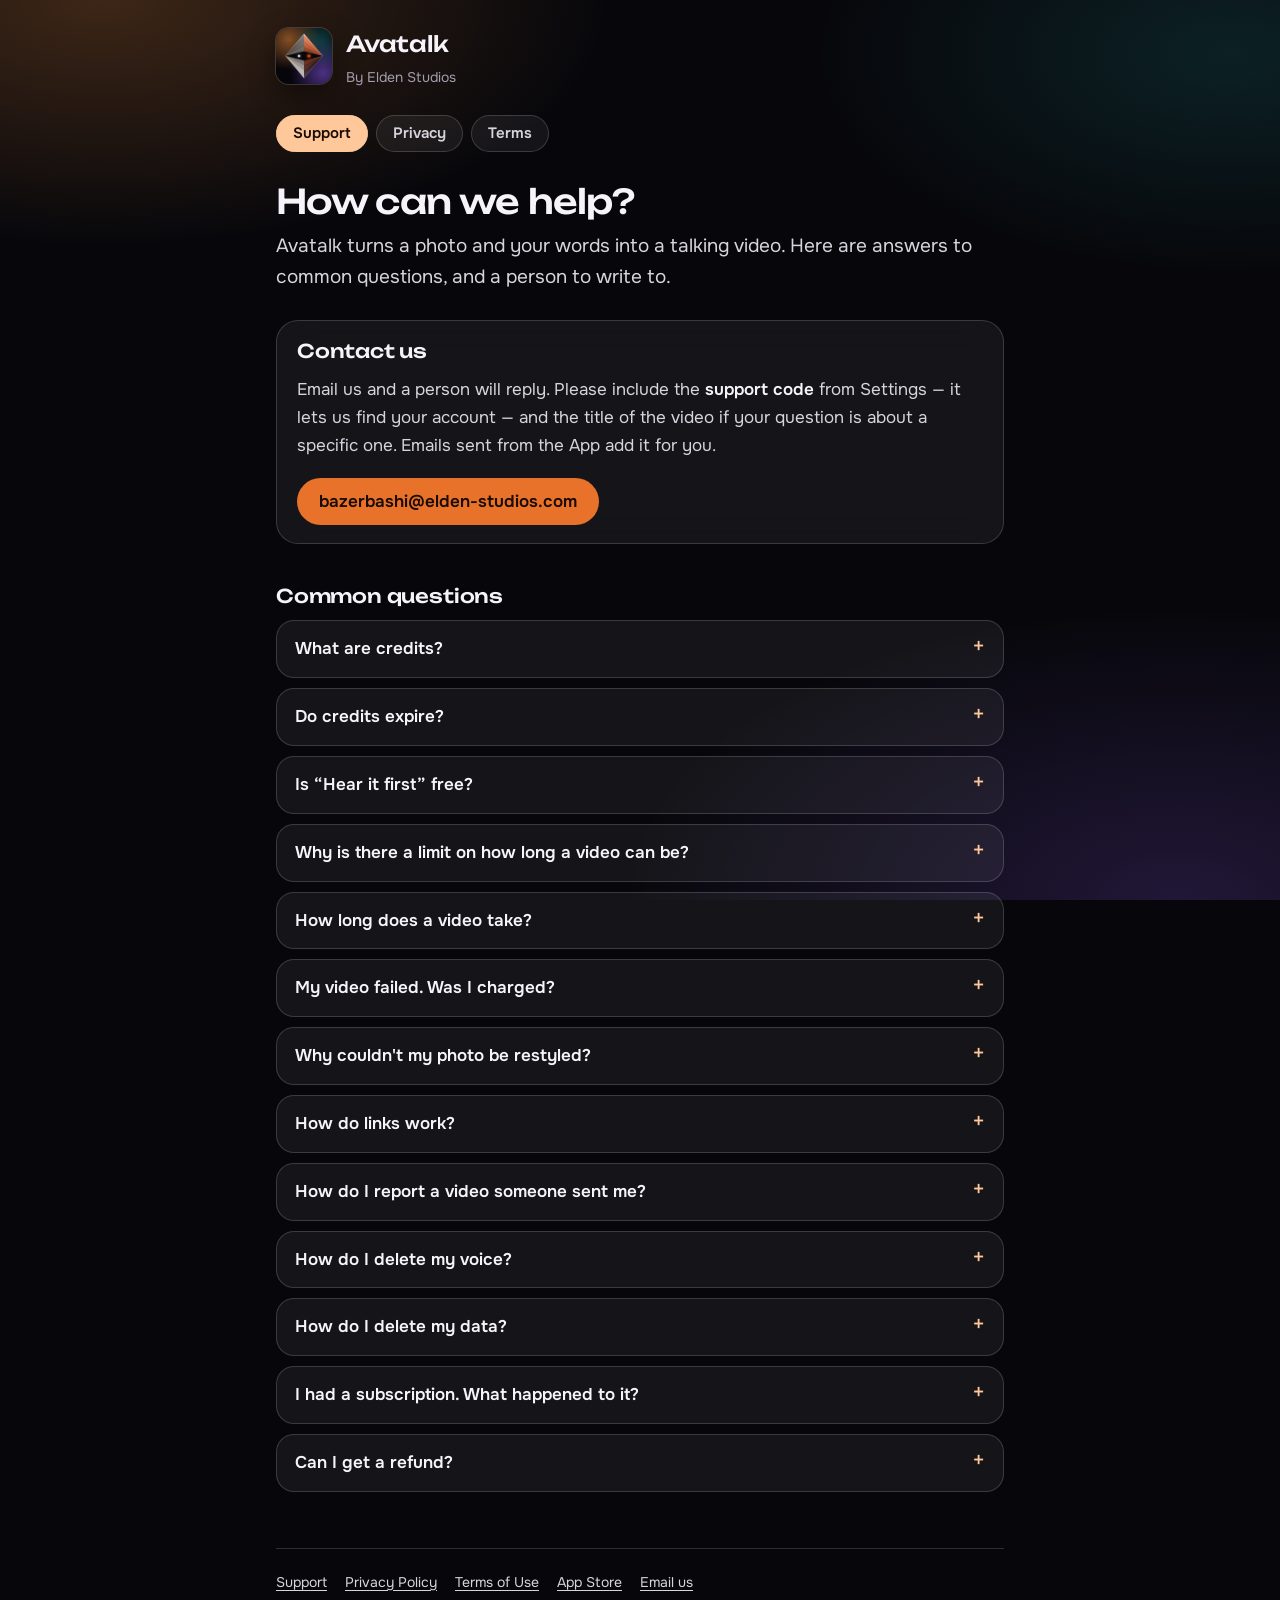
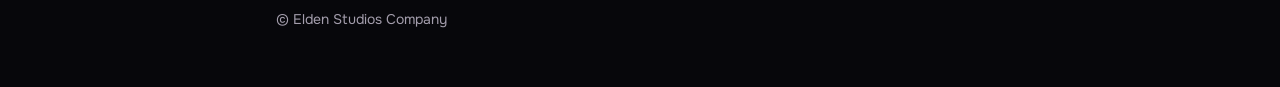
<file: index.html>
<!doctype html>
<html lang="en">
<head>
<meta charset="utf-8">
<meta name="viewport" content="width=device-width, initial-scale=1, viewport-fit=cover">
<meta name="color-scheme" content="dark">
<meta name="theme-color" content="#07070b">
<title>Avatalk — Support</title>
<meta name="description" content="Help with Avatalk, the talking-video app by Elden Studios.">
<link rel="icon" type="image/png" href="assets/favicon.png">
<link rel="apple-touch-icon" href="assets/apple-touch-icon.png">
<link rel="preload" href="fonts/Onest-Variable.ttf" as="font" type="font/ttf" crossorigin>
<link rel="stylesheet" href="site.css">
</head>
<body>
<div class="wrap">
  <header class="brand">
    <a href="./"><img src="assets/avatalk-icon.png" alt="Avatalk app icon" width="56" height="56"></a>
    <div>
      <a class="name" href="./">Avatalk</a>
      <p class="by">By Elden Studios</p>
    </div>
  </header>

  <nav class="pages" aria-label="Pages">
    <a href="./" aria-current="page">Support</a>
    <a href="./privacy.html">Privacy</a>
    <a href="./terms.html">Terms</a>
  </nav>


  <h1>How can we help?</h1>
  <p class="lede">Avatalk turns a photo and your words into a talking video. Here are answers to common questions, and a person to write to.</p>

  <div class="card">
    <h2 style="margin-top:0">Contact us</h2>
    <p>Email us and a person will reply. Please include the <strong>support code</strong> from
       Settings — it lets us find your account — and the title of the video if your question is
       about a specific one. Emails sent from the App add it for you.</p>
    <a class="btn" href="mailto:bazerbashi@elden-studios.com?subject=Avatalk%20support">bazerbashi@elden-studios.com</a>
  </div>

  <h2>Common questions</h2>
  <div class="faq">
    <details>
      <summary>What are credits?</summary>
      <p>Credits are seconds of finished video: a ten-second video uses ten credits. Extras such as an HD
     version, a restyled look or a voice of your own cost a stated number of credits. New accounts
     don't start with free credits; if you have never bought any, there is a small one-time trial
     pack to try the App.</p>
    </details>
    <details>
      <summary>Do credits expire?</summary>
      <p>No. Credit packs are one-time purchases and stay on your account until you use them. There is
     no subscription and nothing to cancel.</p>
    </details>
    <details>
      <summary>Is “Hear it first” free?</summary>
      <p>Yes. Listening to how your words will sound before you make the video costs nothing.</p>
    </details>
    <details>
      <summary>Why is there a limit on how long a video can be?</summary>
      <p>The model that animates the face accepts up to about 30 seconds of audio, so each video is
     capped near that. The App shows the length as you write, so you know before you start.</p>
    </details>
    <details>
      <summary>How long does a video take?</summary>
      <p>Usually a couple of minutes. It can take longer when the service is busy. You can leave the
     App while it works — the video finishes on our side and will be waiting in your library.</p>
    </details>
    <details>
      <summary>My video failed. Was I charged?</summary>
      <p>No. A video that fails costs nothing, and you can tap Retry to try again. A video uses its
     credits when it has been made; if it never reaches your phone within 7 days, the credits are
     returned automatically. HD versions and restyled looks are paid when you start them and
     returned automatically if they fail.</p>
    </details>
    <details>
      <summary>Why couldn't my photo be restyled?</summary>
      <p>The image service runs its own safety check and sometimes turns a photo down without saying
     why. You aren't charged. Try another look or another photo.</p>
    </details>
    <details>
      <summary>How do links work?</summary>
      <p>When you share a video as a link, anyone with the link can watch it, and reply with a video of
     their own. A link works for 30 days. To end it sooner, open the video and tap
     <em>Stop sharing</em>, or delete the video. People who already saved the video keep it.</p>
    </details>
    <details>
      <summary>How do I report a video someone sent me?</summary>
      <p>Use <em>Report</em> on the link page or in the App. The video is hidden at once and we review
     it within 48 hours.</p>
    </details>
    <details>
      <summary>How do I delete my voice?</summary>
      <p>In Settings, tap <em>Delete my voice</em>. The App stops using it at once, and the recording of
     the permission you read is deleted with it.</p>
    </details>
    <details>
      <summary>How do I delete my data?</summary>
      <p>In Settings, under Danger zone, tap <em>Delete my data</em>. It removes your uploaded photos,
     videos, drafts, projects and links, on your phone and on our servers, and keeps your credits.
     Photos and recordings uploaded to make a video are also deleted automatically after 72 hours.
     To delete everything, including your account, email us with your support code. The
     <a href="./privacy.html">Privacy Policy</a> lists exactly what is kept and for how long.</p>
    </details>
    <details>
      <summary>I had a subscription. What happened to it?</summary>
      <p>Avatalk no longer sells subscriptions — it uses one-time credit packs. If you still have an
     active subscription it keeps working, and each renewal adds credits to your balance. You can
     cancel any time in the Subscriptions section of your iPhone Settings.</p>
    </details>
    <details>
      <summary>Can I get a refund?</summary>
      <p>Purchases are handled by Apple, so refunds go through them — visit
     <a href="https://reportaproblem.apple.com">reportaproblem.apple.com</a>. If Apple refunds a
     purchase, the credits it added are removed. If something went wrong in the App, email us as
     well and we'll help.</p>
    </details>
  </div>

  <footer>
    <a href="./">Support</a>
    <a href="./privacy.html">Privacy Policy</a>
    <a href="./terms.html">Terms of Use</a>
    <a href="https://apps.apple.com/app/id6471355914">App Store</a>
    <a href="mailto:bazerbashi@elden-studios.com">Email us</a>
    <p class="copy">&copy; Elden Studios Company</p>
  </footer>

</div>
</body>
</html>
</file>
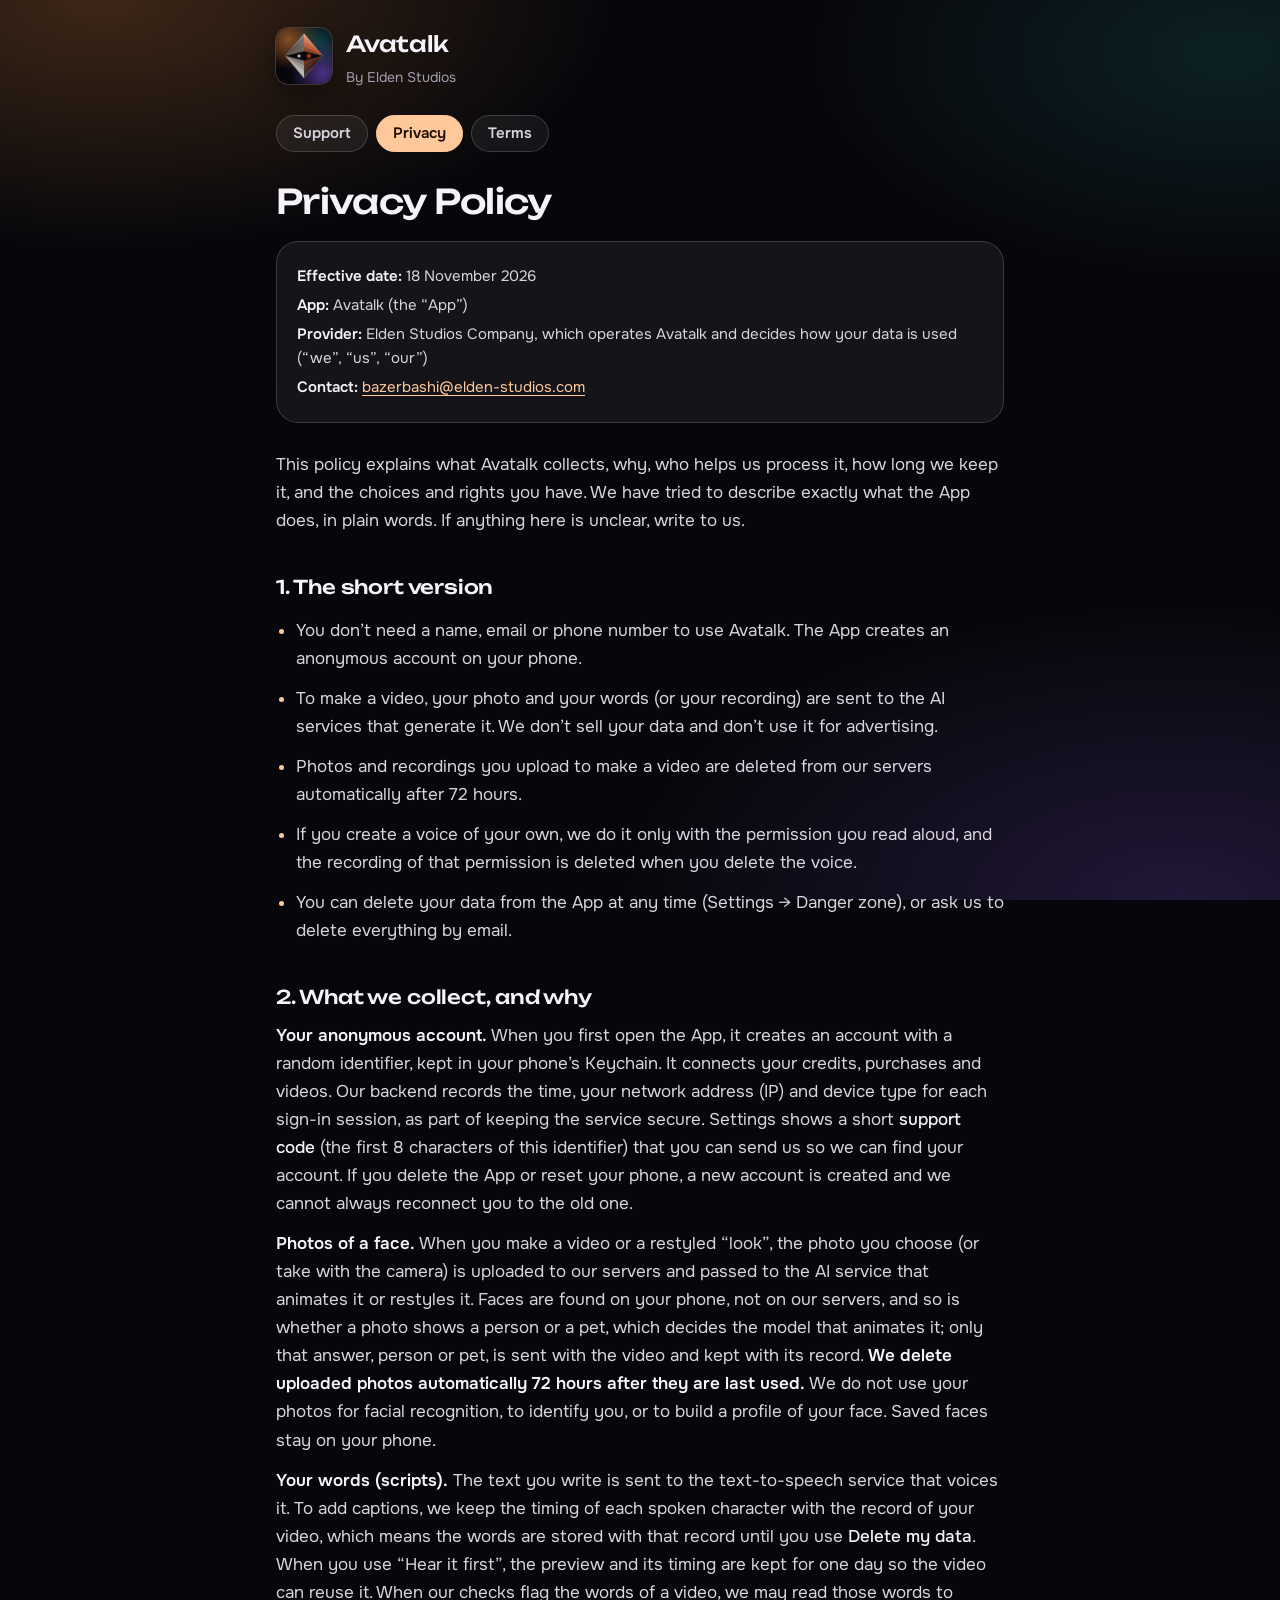
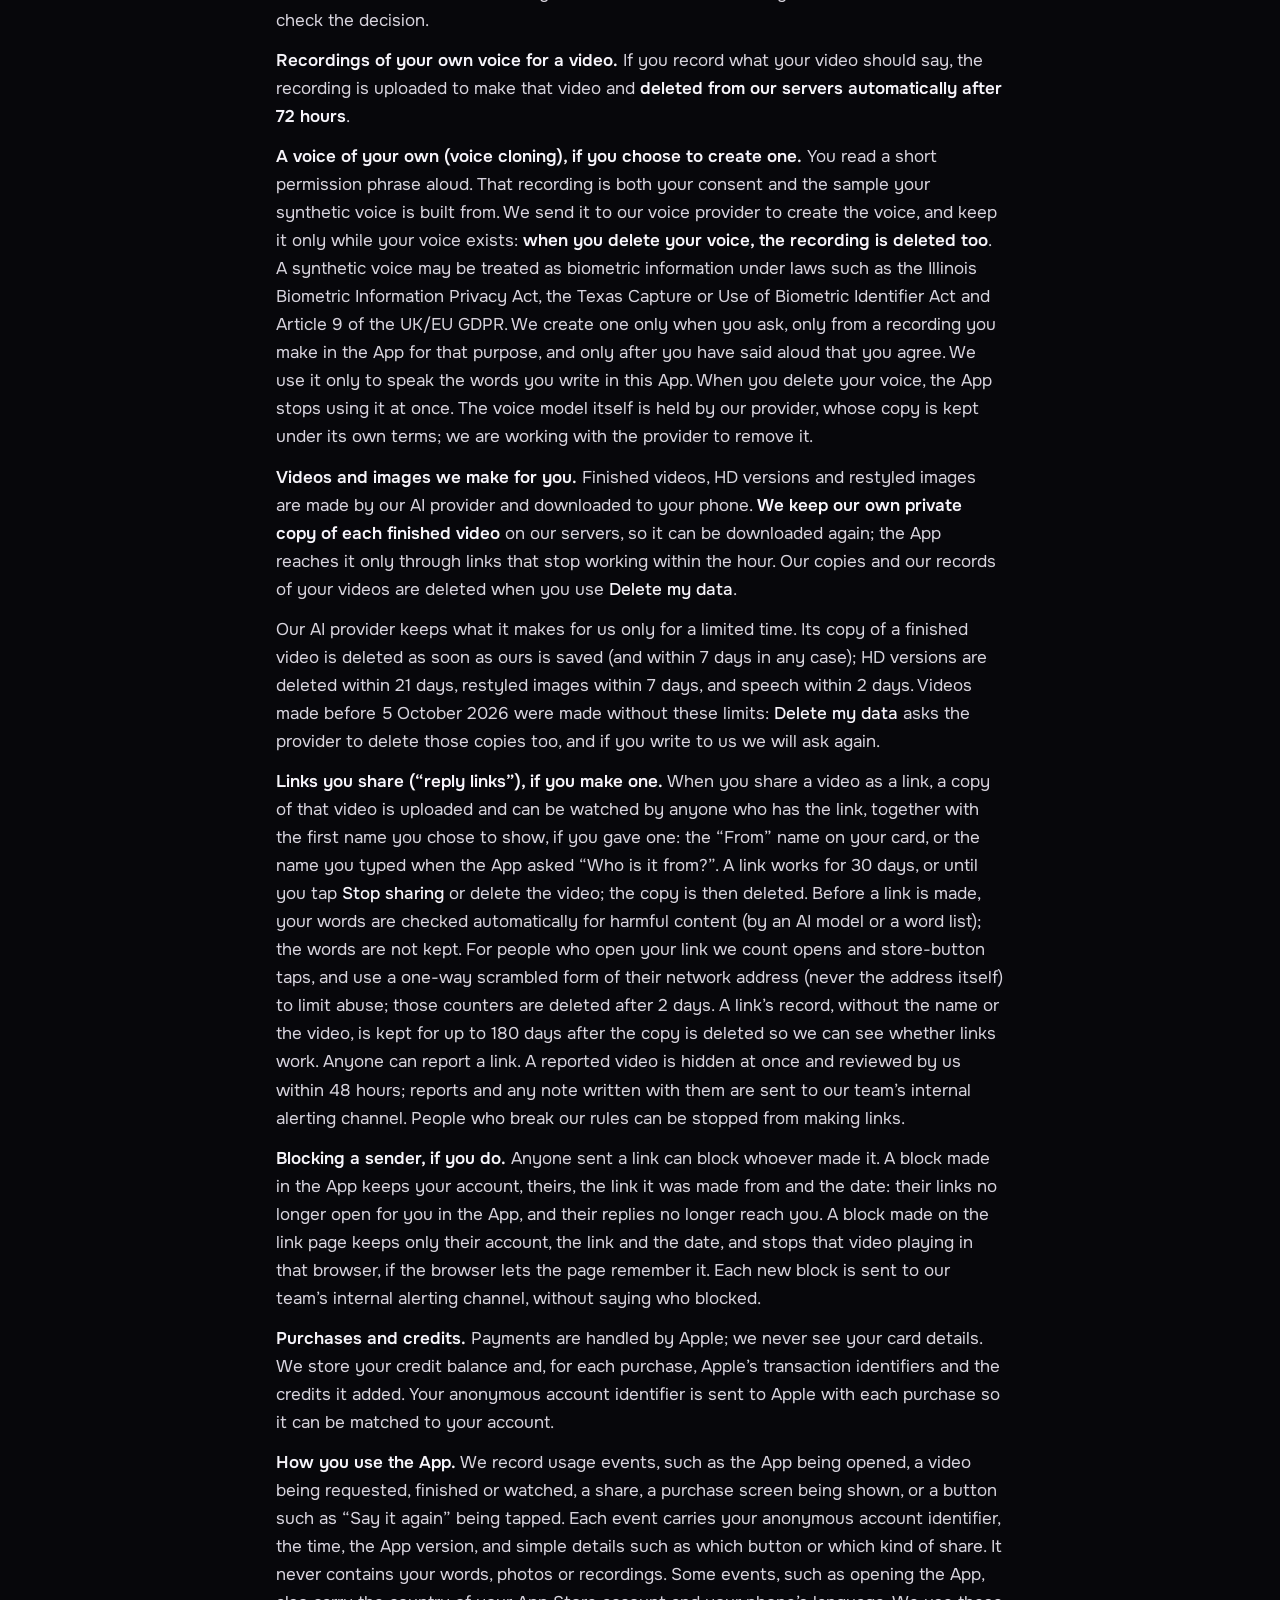
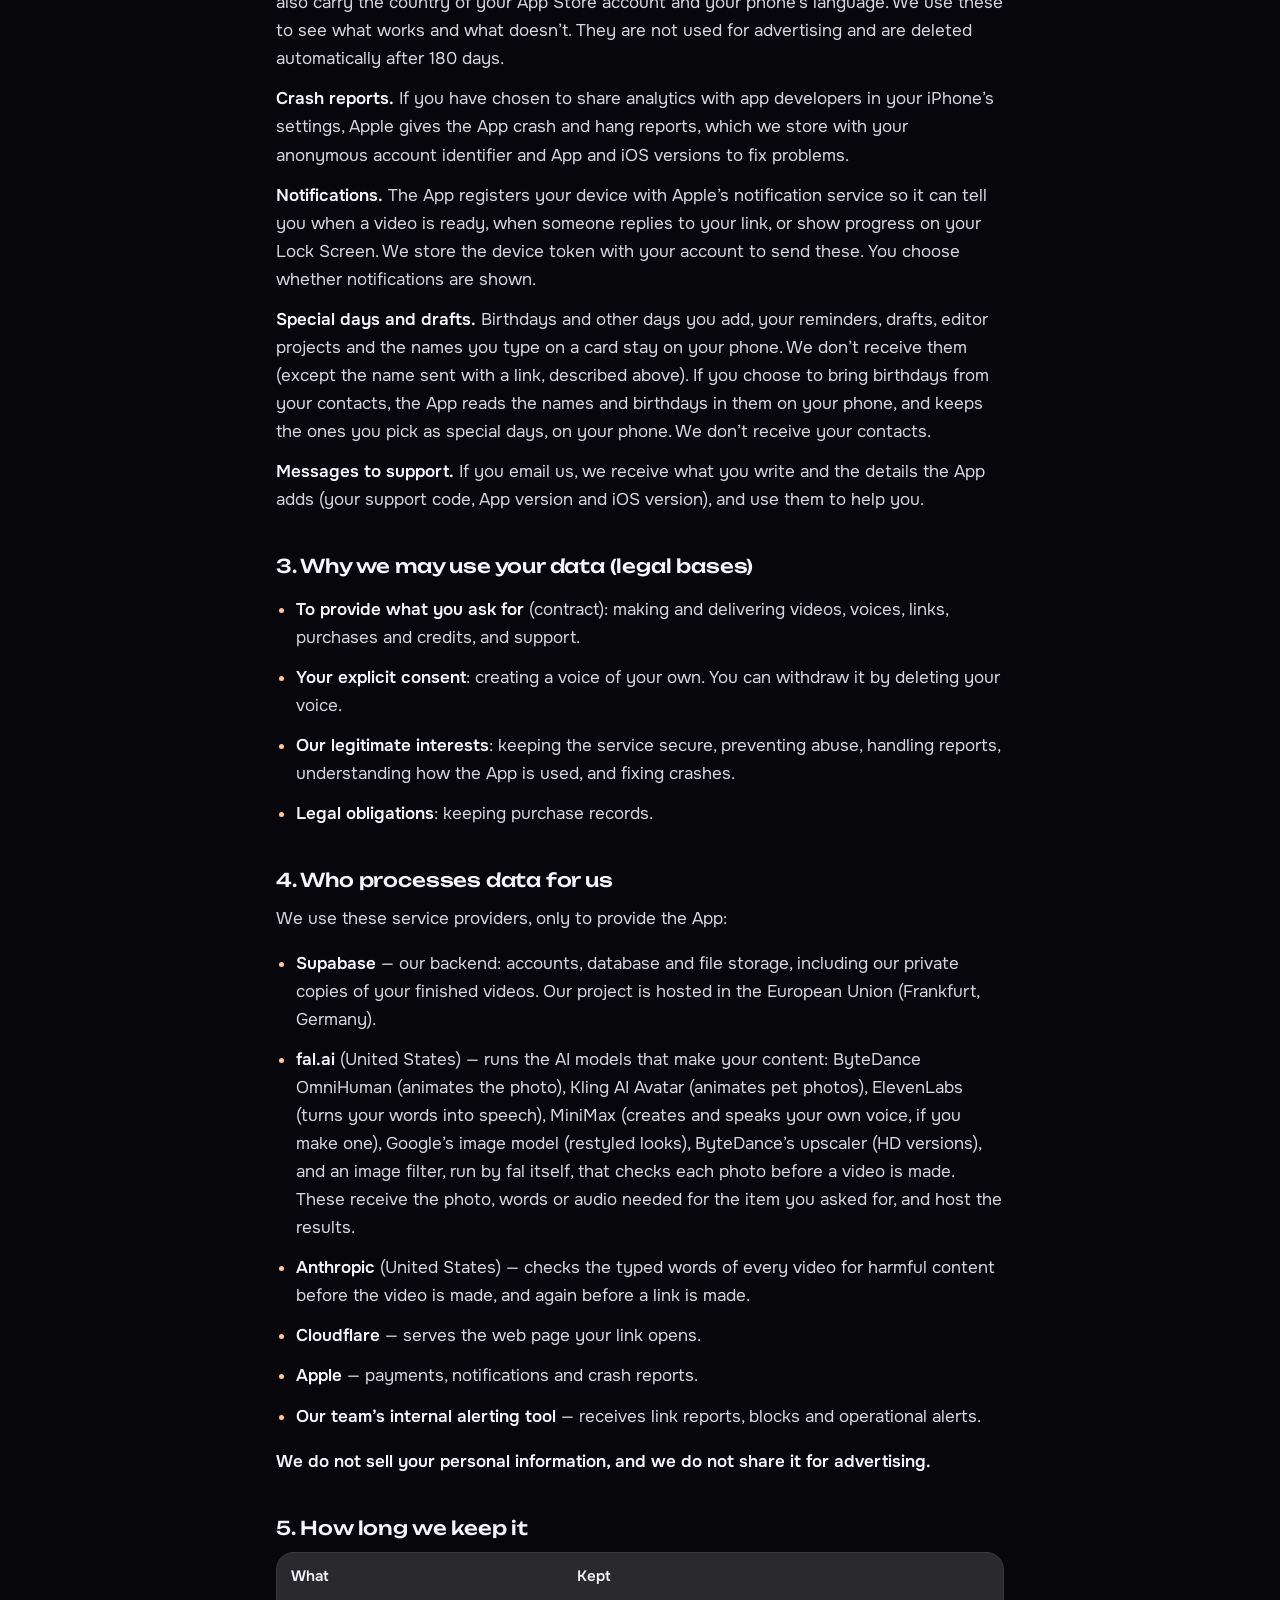
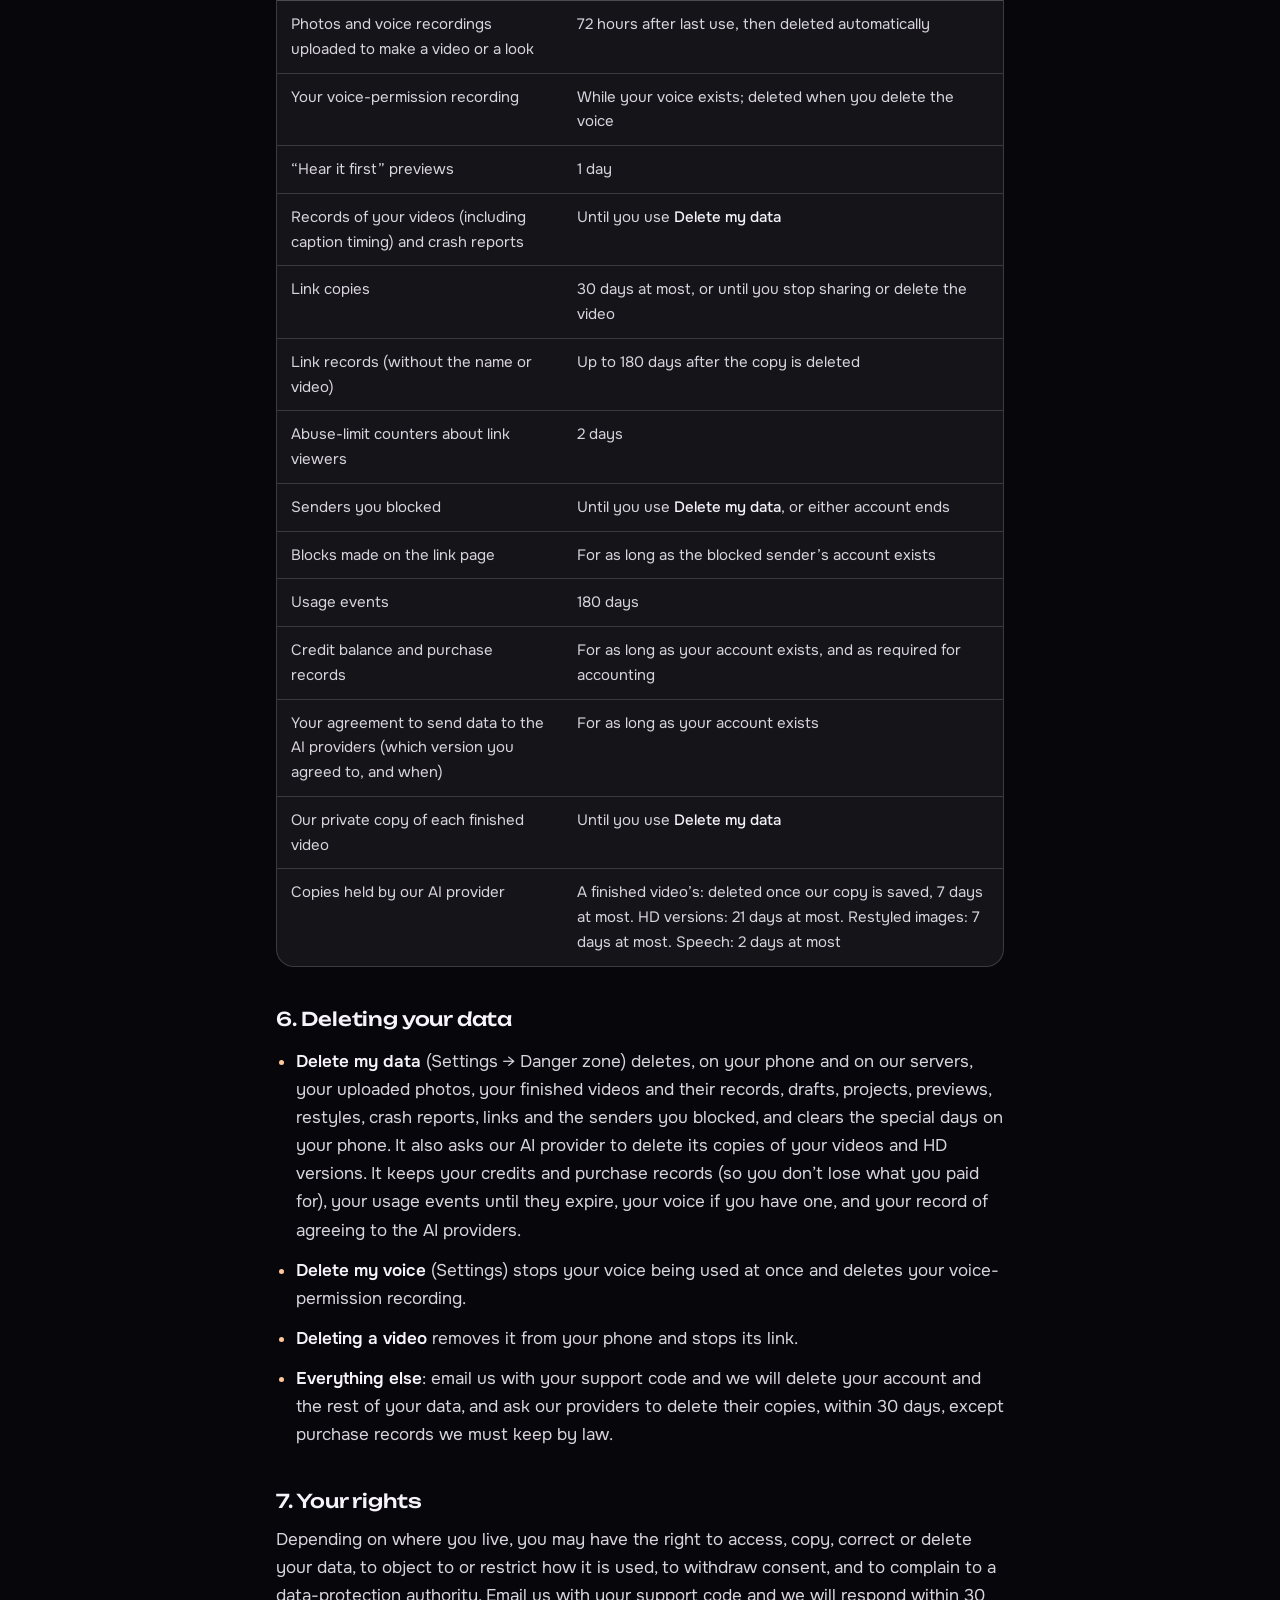
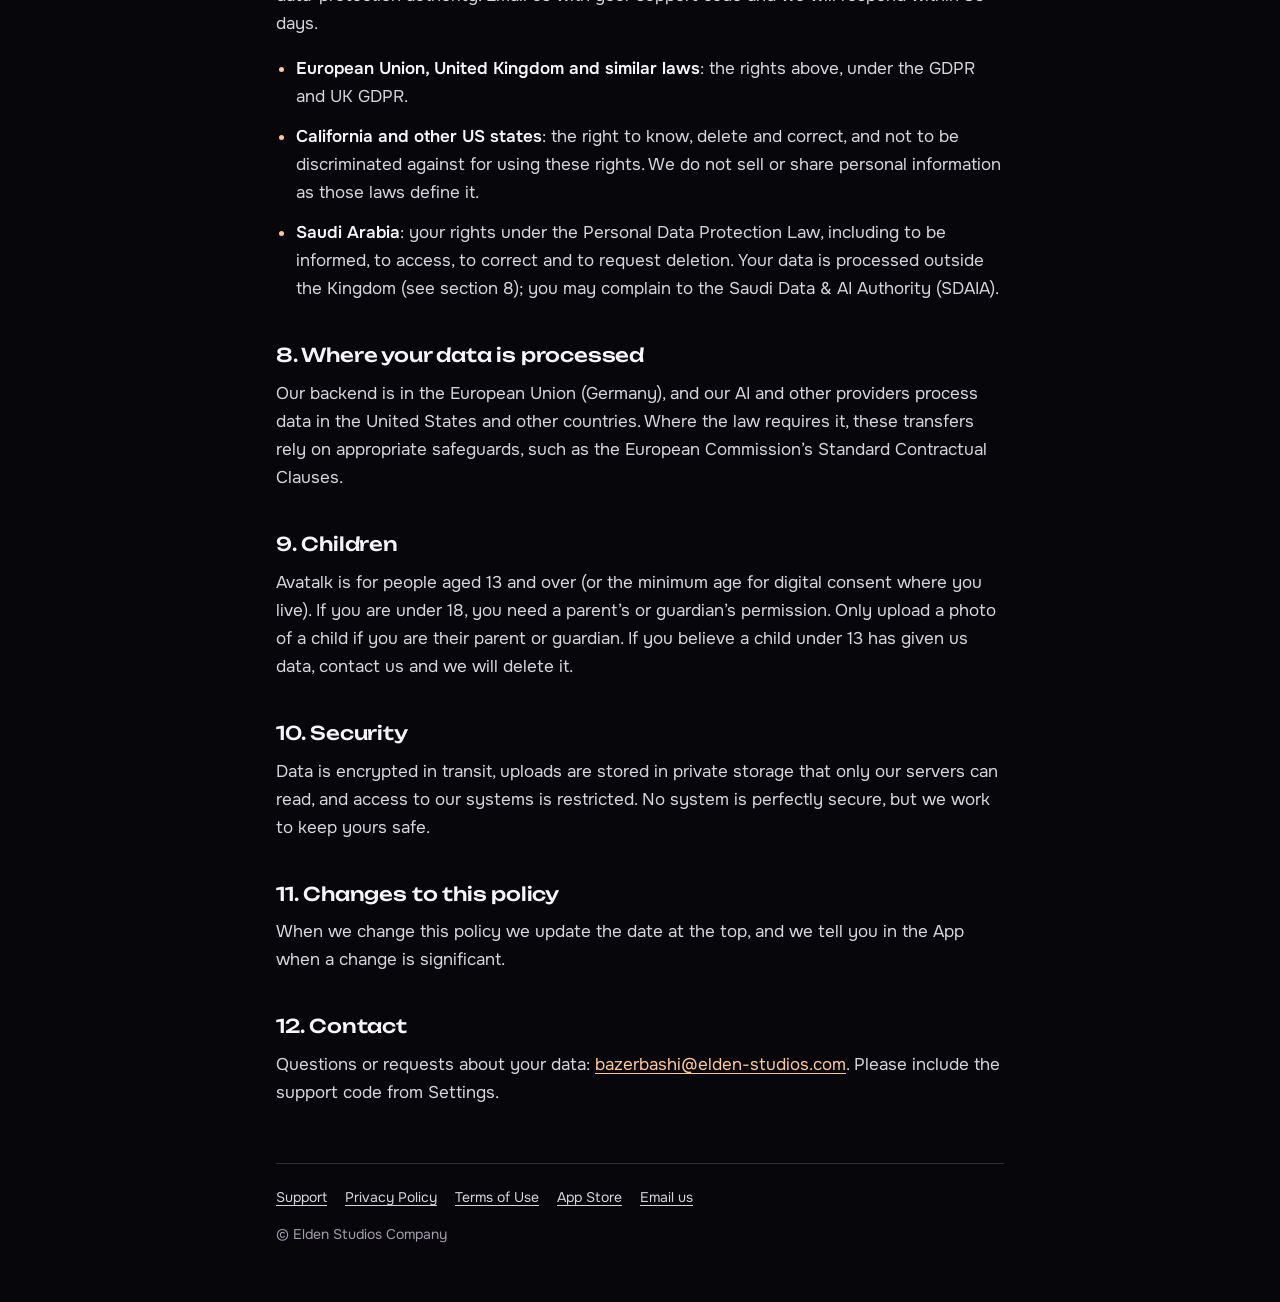
<file: privacy.html>
<!doctype html>
<html lang="en">
<head>
<meta charset="utf-8">
<meta name="viewport" content="width=device-width, initial-scale=1, viewport-fit=cover">
<meta name="color-scheme" content="dark">
<meta name="theme-color" content="#07070b">
<title>Avatalk — Privacy Policy</title>
<meta name="description" content="Privacy Policy for Avatalk, the talking-video app by Elden Studios Company.">
<link rel="icon" type="image/png" href="assets/favicon.png">
<link rel="apple-touch-icon" href="assets/apple-touch-icon.png">
<link rel="preload" href="fonts/Onest-Variable.ttf" as="font" type="font/ttf" crossorigin>
<link rel="stylesheet" href="site.css">
</head>
<body>
<div class="wrap">
  <header class="brand">
    <a href="./"><img src="assets/avatalk-icon.png" alt="Avatalk app icon" width="56" height="56"></a>
    <div>
      <a class="name" href="./">Avatalk</a>
      <p class="by">By Elden Studios</p>
    </div>
  </header>

  <nav class="pages" aria-label="Pages">
    <a href="./">Support</a>
    <a href="./privacy.html" aria-current="page">Privacy</a>
    <a href="./terms.html">Terms</a>
  </nav>


  <h1>Privacy Policy</h1>

  <div class="meta">
    <div><strong>Effective date:</strong> 18 November 2026</div>
    <div><strong>App:</strong> Avatalk (the “App”)</div>
    <div><strong>Provider:</strong> Elden Studios Company, which operates Avatalk and decides how your data is used (“we”, “us”, “our”)</div>
    <div><strong>Contact:</strong> <a href="mailto:bazerbashi@elden-studios.com">bazerbashi@elden-studios.com</a></div>
  </div>

  <p>This policy explains what Avatalk collects, why, who helps us process it, how long we keep it, and
     the choices and rights you have. We have tried to describe exactly what the App does, in plain
     words. If anything here is unclear, write to us.</p>

  <h2>1. The short version</h2>
  <ul>
    <li>You don’t need a name, email or phone number to use Avatalk. The App creates an anonymous account
        on your phone.</li>
    <li>To make a video, your photo and your words (or your recording) are sent to the AI services that
        generate it. We don’t sell your data and don’t use it for advertising.</li>
    <li>Photos and recordings you upload to make a video are deleted from our servers automatically
        after 72 hours.</li>
    <li>If you create a voice of your own, we do it only with the permission you read aloud, and the
        recording of that permission is deleted when you delete the voice.</li>
    <li>You can delete your data from the App at any time (Settings → Danger zone), or ask us to delete
        everything by email.</li>
  </ul>

  <h2>2. What we collect, and why</h2>

  <p><strong>Your anonymous account.</strong> When you first open the App, it creates an account with a
     random identifier, kept in your phone’s Keychain. It connects your credits, purchases and videos.
     Our backend records the time, your network address (IP) and device type for each sign-in session,
     as part of keeping the service secure. Settings shows a short <em>support code</em> (the first 8
     characters of this identifier) that you can send us so we can find your account. If you delete the
     App or reset your phone, a new account is created and we cannot always reconnect you to the old one.</p>

  <p><strong>Photos of a face.</strong> When you make a video or a restyled “look”, the photo you choose
     (or take with the camera) is uploaded to our servers and passed to the AI service that animates it
     or restyles it. Faces are found on your phone, not on our servers, and so is whether a photo shows
     a person or a pet, which decides the model that animates it; only that answer, person or pet, is
     sent with the video and kept with its record. <strong>We delete uploaded
     photos automatically 72 hours after they are last used.</strong> We do not use your photos for
     facial recognition, to identify you, or to build a profile of your face. Saved faces stay on your
     phone.</p>

  <p><strong>Your words (scripts).</strong> The text you write is sent to the text-to-speech service that
     voices it. To add captions, we keep the timing of each spoken character with the record of your
     video, which means the words are stored with that record until you use <em>Delete my data</em>.
     When you use “Hear it first”, the preview and its timing are kept for one day so the video can
     reuse it. When our checks flag the words of a video, we may read those words to check the
     decision.</p>

  <p><strong>Recordings of your own voice for a video.</strong> If you record what your video should say,
     the recording is uploaded to make that video and <strong>deleted from our servers automatically
     after 72 hours</strong>.</p>

  <p><strong>A voice of your own (voice cloning), if you choose to create one.</strong> You read a short
     permission phrase aloud. That recording is both your consent and the sample your synthetic voice is
     built from. We send it to our voice provider to create the voice, and keep it only while your voice
     exists: <strong>when you delete your voice, the recording is deleted too</strong>. A synthetic
     voice may be treated as biometric information under laws such as the Illinois Biometric
     Information Privacy Act, the Texas Capture or Use of Biometric Identifier Act and Article 9 of the
     UK/EU GDPR. We create one only when you ask, only from a recording you make in the App for that
     purpose, and only after you have said aloud that you agree. We use it only to speak the words you
     write in this App. When you delete your voice, the App stops using it at once. The voice model
     itself is held by our provider, whose copy is kept under its own terms; we are working with the
     provider to remove it.</p>

  <p><strong>Videos and images we make for you.</strong> Finished videos, HD versions and restyled images
     are made by our AI provider and downloaded to your phone. <strong>We keep our own private copy of each
     finished video</strong> on our servers, so it can be downloaded again; the App reaches it only through
     links that stop working within the hour. Our copies and our records of your videos are deleted when
     you use <em>Delete my data</em>.</p>
  <p>Our AI provider keeps what it makes for us only for a limited time. Its copy of a finished video is
     deleted as soon as ours is saved (and within 7 days in any case); HD versions are deleted within
     21 days, restyled images within 7 days, and speech within 2 days. Videos made before 5 October 2026
     were made without these limits: <em>Delete my data</em> asks the provider to delete those copies
     too, and if you write to us we will ask again.</p>

  <p><strong>Links you share (“reply links”), if you make one.</strong> When you share a video as a link,
     a copy of that video is uploaded and can be watched by anyone who has the link, together with the
     first name you chose to show, if you gave one: the “From” name on your card, or the name you
     typed when the App asked “Who is it from?”. A link works for 30 days, or until you tap <em>Stop
     sharing</em> or delete the video; the copy is then deleted. Before a link is made, your words are
     checked automatically for harmful content (by an AI model or a word list); the words are not kept.
     For people who open your link we count opens and store-button taps, and use a one-way scrambled
     form of their network address (never the address itself) to limit abuse; those counters are
     deleted after 2 days. A link’s record, without the name or the video, is kept for up to 180 days
     after the copy is deleted so we can see whether links work. Anyone can report a link. A reported
     video is hidden at once and reviewed by us within 48 hours; reports and any note written with them
     are sent to our team’s internal alerting channel. People who break our rules can be stopped from
     making links.</p>

  <p><strong>Blocking a sender, if you do.</strong> Anyone sent a link can block whoever made it. A block
     made in the App keeps your account, theirs, the link it was made from and the date: their links no
     longer open for you in the App, and their replies no longer reach you. A block made on the link page
     keeps only their account, the link and the date, and stops that video playing in that browser, if
     the browser lets the page remember it. Each new block is sent to our team’s internal alerting
     channel, without saying who blocked.</p>

  <p><strong>Purchases and credits.</strong> Payments are handled by Apple; we never see your card
     details. We store your credit balance and, for each purchase, Apple’s transaction identifiers and
     the credits it added. Your anonymous account identifier is sent to Apple with each purchase so it
     can be matched to your account.</p>

  <p><strong>How you use the App.</strong> We record usage events, such as the App being opened, a video
     being requested, finished or watched, a share, a purchase screen being shown, or a button such as
     “Say it again” being tapped. Each event carries your anonymous account identifier, the time, the
     App version, and simple details such as which button or which kind of share. It never contains your
     words, photos or recordings. Some events, such as opening the App, also carry the country of your
     App Store account and your phone’s language. We use these to see what works and what doesn’t. They are not used for
     advertising and are deleted automatically after 180 days.</p>

  <p><strong>Crash reports.</strong> If you have chosen to share analytics with app developers in your
     iPhone’s settings, Apple gives the App crash and hang reports, which we store with your anonymous
     account identifier and App and iOS versions to fix problems.</p>

  <p><strong>Notifications.</strong> The App registers your device with Apple’s notification service so
     it can tell you when a video is ready, when someone replies to your link, or show progress on your
     Lock Screen. We store the device token with your account to send these. You choose whether
     notifications are shown.</p>

  <p><strong>Special days and drafts.</strong> Birthdays and other days you add, your reminders, drafts,
     editor projects and the names you type on a card stay on your phone. We don’t receive them (except
     the name sent with a link, described above). If you choose to bring birthdays from your contacts,
     the App reads the names and birthdays in them on your phone, and keeps the ones you pick as
     special days, on your phone. We don’t receive your contacts.</p>

  <p><strong>Messages to support.</strong> If you email us, we receive what you write and the details
     the App adds (your support code, App version and iOS version), and use them to help you.</p>

  <h2>3. Why we may use your data (legal bases)</h2>
  <ul>
    <li><strong>To provide what you ask for</strong> (contract): making and delivering videos, voices,
        links, purchases and credits, and support.</li>
    <li><strong>Your explicit consent</strong>: creating a voice of your own. You can withdraw it by
        deleting your voice.</li>
    <li><strong>Our legitimate interests</strong>: keeping the service secure, preventing abuse,
        handling reports, understanding how the App is used, and fixing crashes.</li>
    <li><strong>Legal obligations</strong>: keeping purchase records.</li>
  </ul>

  <h2>4. Who processes data for us</h2>
  <p>We use these service providers, only to provide the App:</p>
  <ul>
    <li><strong>Supabase</strong> — our backend: accounts, database and file storage, including our
        private copies of your finished videos. Our project is hosted in the European Union (Frankfurt,
        Germany).</li>
    <li><strong>fal.ai</strong> (United States) — runs the AI models that make your content: ByteDance
        OmniHuman (animates the photo), Kling AI Avatar (animates pet photos), ElevenLabs (turns your
        words into speech), MiniMax (creates and speaks your own voice, if you make one), Google’s image
        model (restyled looks), ByteDance’s
        upscaler (HD versions), and an image filter, run by fal itself, that checks each photo before a
        video is made. These receive the photo, words or audio needed for the item you asked for, and
        host the results.</li>
    <li><strong>Anthropic</strong> (United States) — checks the typed words of every video for harmful
        content before the video is made, and again before a link is made.</li>
    <li><strong>Cloudflare</strong> — serves the web page your link opens.</li>
    <li><strong>Apple</strong> — payments, notifications and crash reports.</li>
    <li><strong>Our team’s internal alerting tool</strong> — receives link reports, blocks and
        operational alerts.</li>
  </ul>
  <p><strong>We do not sell your personal information, and we do not share it for advertising.</strong></p>

  <h2>5. How long we keep it</h2>
  <div class="sched-wrap">
    <table class="sched">
      <tr><th>What</th><th>Kept</th></tr>
      <tr><td>Photos and voice recordings uploaded to make a video or a look</td><td>72 hours after last use, then deleted automatically</td></tr>
      <tr><td>Your voice-permission recording</td><td>While your voice exists; deleted when you delete the voice</td></tr>
      <tr><td>“Hear it first” previews</td><td>1 day</td></tr>
      <tr><td>Records of your videos (including caption timing) and crash reports</td><td>Until you use <em>Delete my data</em></td></tr>
      <tr><td>Link copies</td><td>30 days at most, or until you stop sharing or delete the video</td></tr>
      <tr><td>Link records (without the name or video)</td><td>Up to 180 days after the copy is deleted</td></tr>
      <tr><td>Abuse-limit counters about link viewers</td><td>2 days</td></tr>
      <tr><td>Senders you blocked</td><td>Until you use <em>Delete my data</em>, or either account ends</td></tr>
      <tr><td>Blocks made on the link page</td><td>For as long as the blocked sender’s account exists</td></tr>
      <tr><td>Usage events</td><td>180 days</td></tr>
      <tr><td>Credit balance and purchase records</td><td>For as long as your account exists, and as required for accounting</td></tr>
      <tr><td>Your agreement to send data to the AI providers (which version you agreed to, and when)</td><td>For as long as your account exists</td></tr>
      <tr><td>Our private copy of each finished video</td><td>Until you use <em>Delete my data</em></td></tr>
      <tr><td>Copies held by our AI provider</td><td>A finished video’s: deleted once our copy is saved, 7 days at most. HD versions: 21 days at most. Restyled images: 7 days at most. Speech: 2 days at most</td></tr>
    </table>
  </div>

  <h2>6. Deleting your data</h2>
  <ul>
    <li><strong>Delete my data</strong> (Settings → Danger zone) deletes, on your phone and on our
        servers, your uploaded photos, your finished videos and their records, drafts, projects, previews,
        restyles, crash reports, links and the senders you blocked, and clears the special days on your
        phone. It also asks our AI
        provider to delete its copies of your videos and HD versions. It keeps your credits and
        purchase records (so you don’t lose what you paid for), your usage events until they expire,
        your voice if you have one, and your record of agreeing to the AI providers.</li>
    <li><strong>Delete my voice</strong> (Settings) stops your voice being used at once and deletes your
        voice-permission recording.</li>
    <li><strong>Deleting a video</strong> removes it from your phone and stops its link.</li>
    <li><strong>Everything else</strong>: email us with your support code and we will delete your
        account and the rest of your data, and ask our providers to delete their copies, within 30 days,
        except purchase records we must keep by law.</li>
  </ul>

  <h2>7. Your rights</h2>
  <p>Depending on where you live, you may have the right to access, copy, correct or delete your data,
     to object to or restrict how it is used, to withdraw consent, and to complain to a data-protection
     authority. Email us with your support code and we will respond within 30 days.</p>
  <ul>
    <li><strong>European Union, United Kingdom and similar laws</strong>: the rights above, under the
        GDPR and UK GDPR.</li>
    <li><strong>California and other US states</strong>: the right to know, delete and correct, and not
        to be discriminated against for using these rights. We do not sell or share personal information
        as those laws define it.</li>
    <li><strong>Saudi Arabia</strong>: your rights under the Personal Data Protection Law, including to
        be informed, to access, to correct and to request deletion. Your data is processed outside the
        Kingdom (see section 8); you may complain to the Saudi Data &amp; AI Authority (SDAIA).</li>
  </ul>

  <h2>8. Where your data is processed</h2>
  <p>Our backend is in the European Union (Germany), and our AI and other providers process data in the
     United States and other countries. Where the law requires it, these transfers rely on appropriate
     safeguards, such as the European Commission’s Standard Contractual Clauses.</p>

  <h2>9. Children</h2>
  <p>Avatalk is for people aged 13 and over (or the minimum age for digital consent where you live).
     If you are under 18, you need a parent’s or guardian’s permission. Only upload a photo of a child
     if you are their parent or guardian. If you believe a child under 13 has given us data, contact us
     and we will delete it.</p>

  <h2>10. Security</h2>
  <p>Data is encrypted in transit, uploads are stored in private storage that only our servers can
     read, and access to our systems is restricted. No system is perfectly secure, but we work to keep
     yours safe.</p>

  <h2>11. Changes to this policy</h2>
  <p>When we change this policy we update the date at the top, and we tell you in the App when a change
     is significant.</p>

  <h2>12. Contact</h2>
  <p>Questions or requests about your data:
     <a href="mailto:bazerbashi@elden-studios.com">bazerbashi@elden-studios.com</a>.
     Please include the support code from Settings.</p>

  <footer>
    <a href="./">Support</a>
    <a href="./privacy.html">Privacy Policy</a>
    <a href="./terms.html">Terms of Use</a>
    <a href="https://apps.apple.com/app/id6471355914">App Store</a>
    <a href="mailto:bazerbashi@elden-studios.com">Email us</a>
    <p class="copy">&copy; Elden Studios Company</p>
  </footer>

</div>
</body>
</html>
</file>
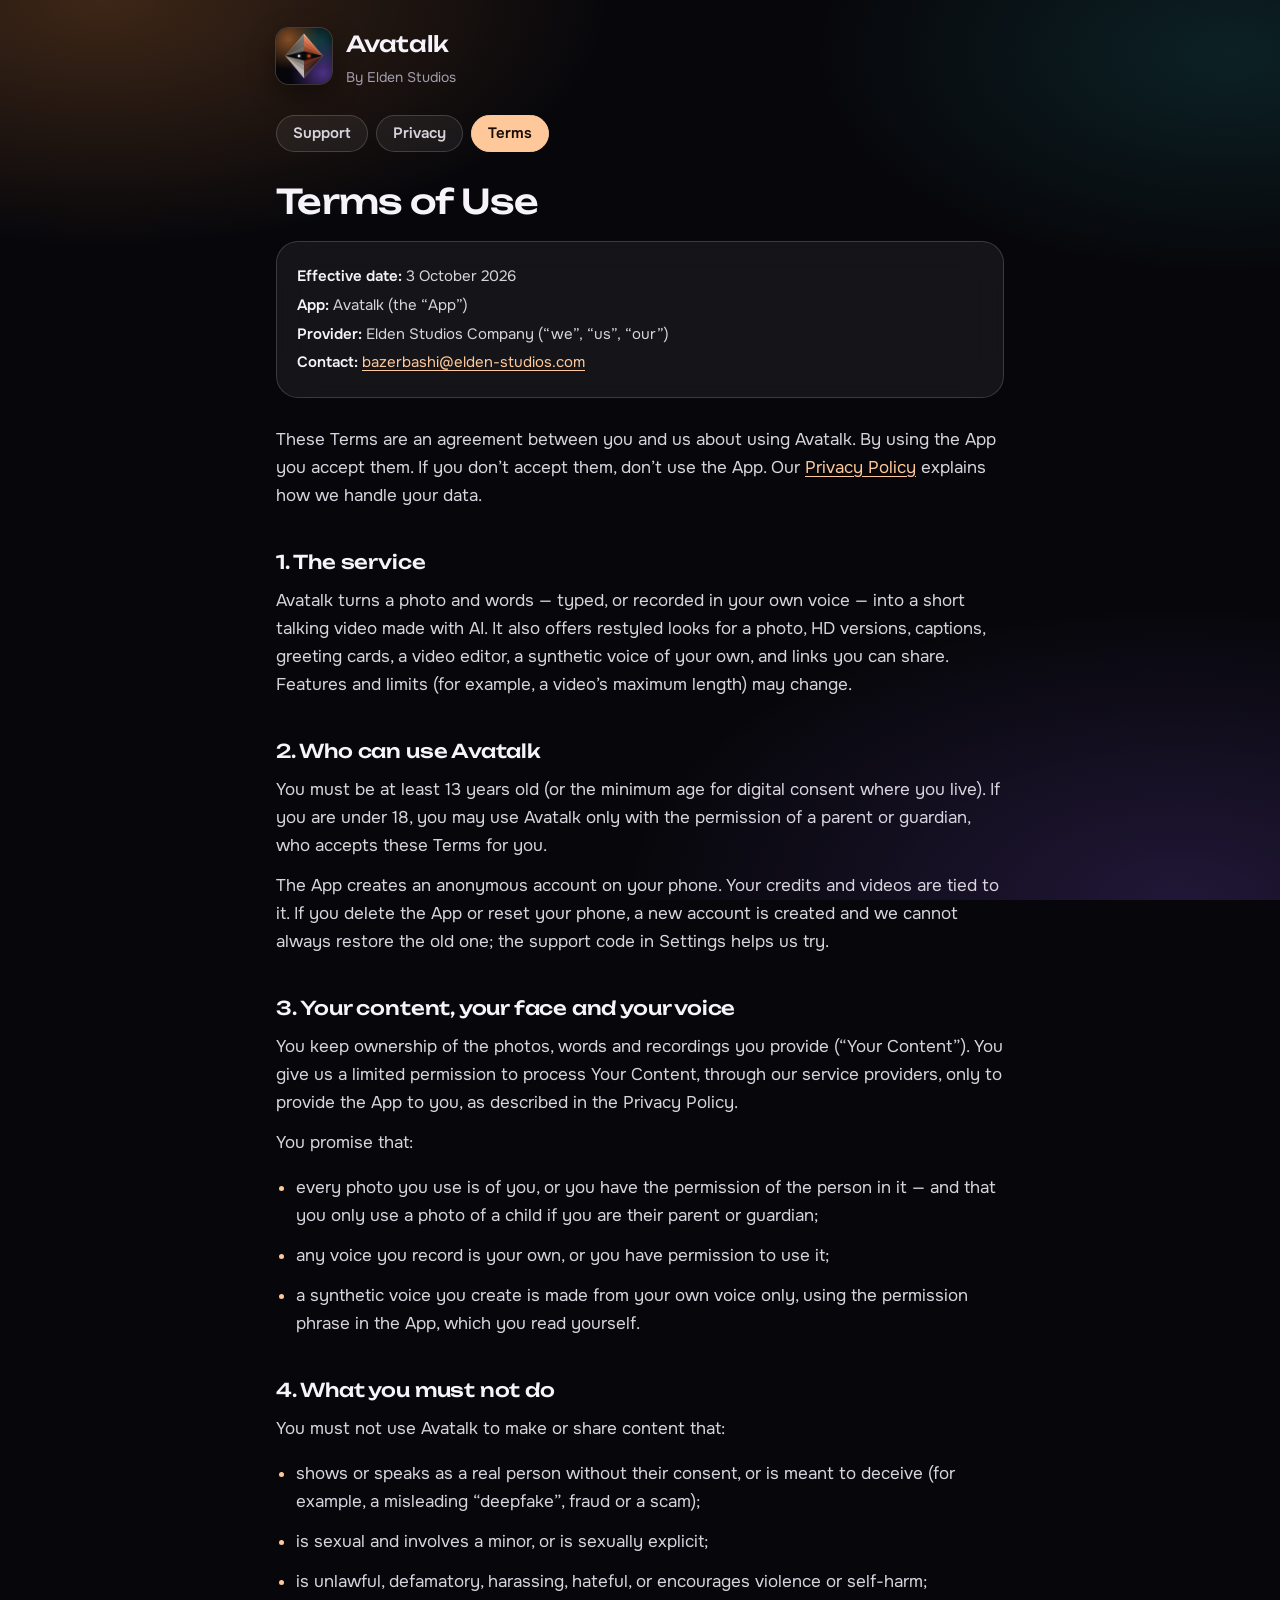
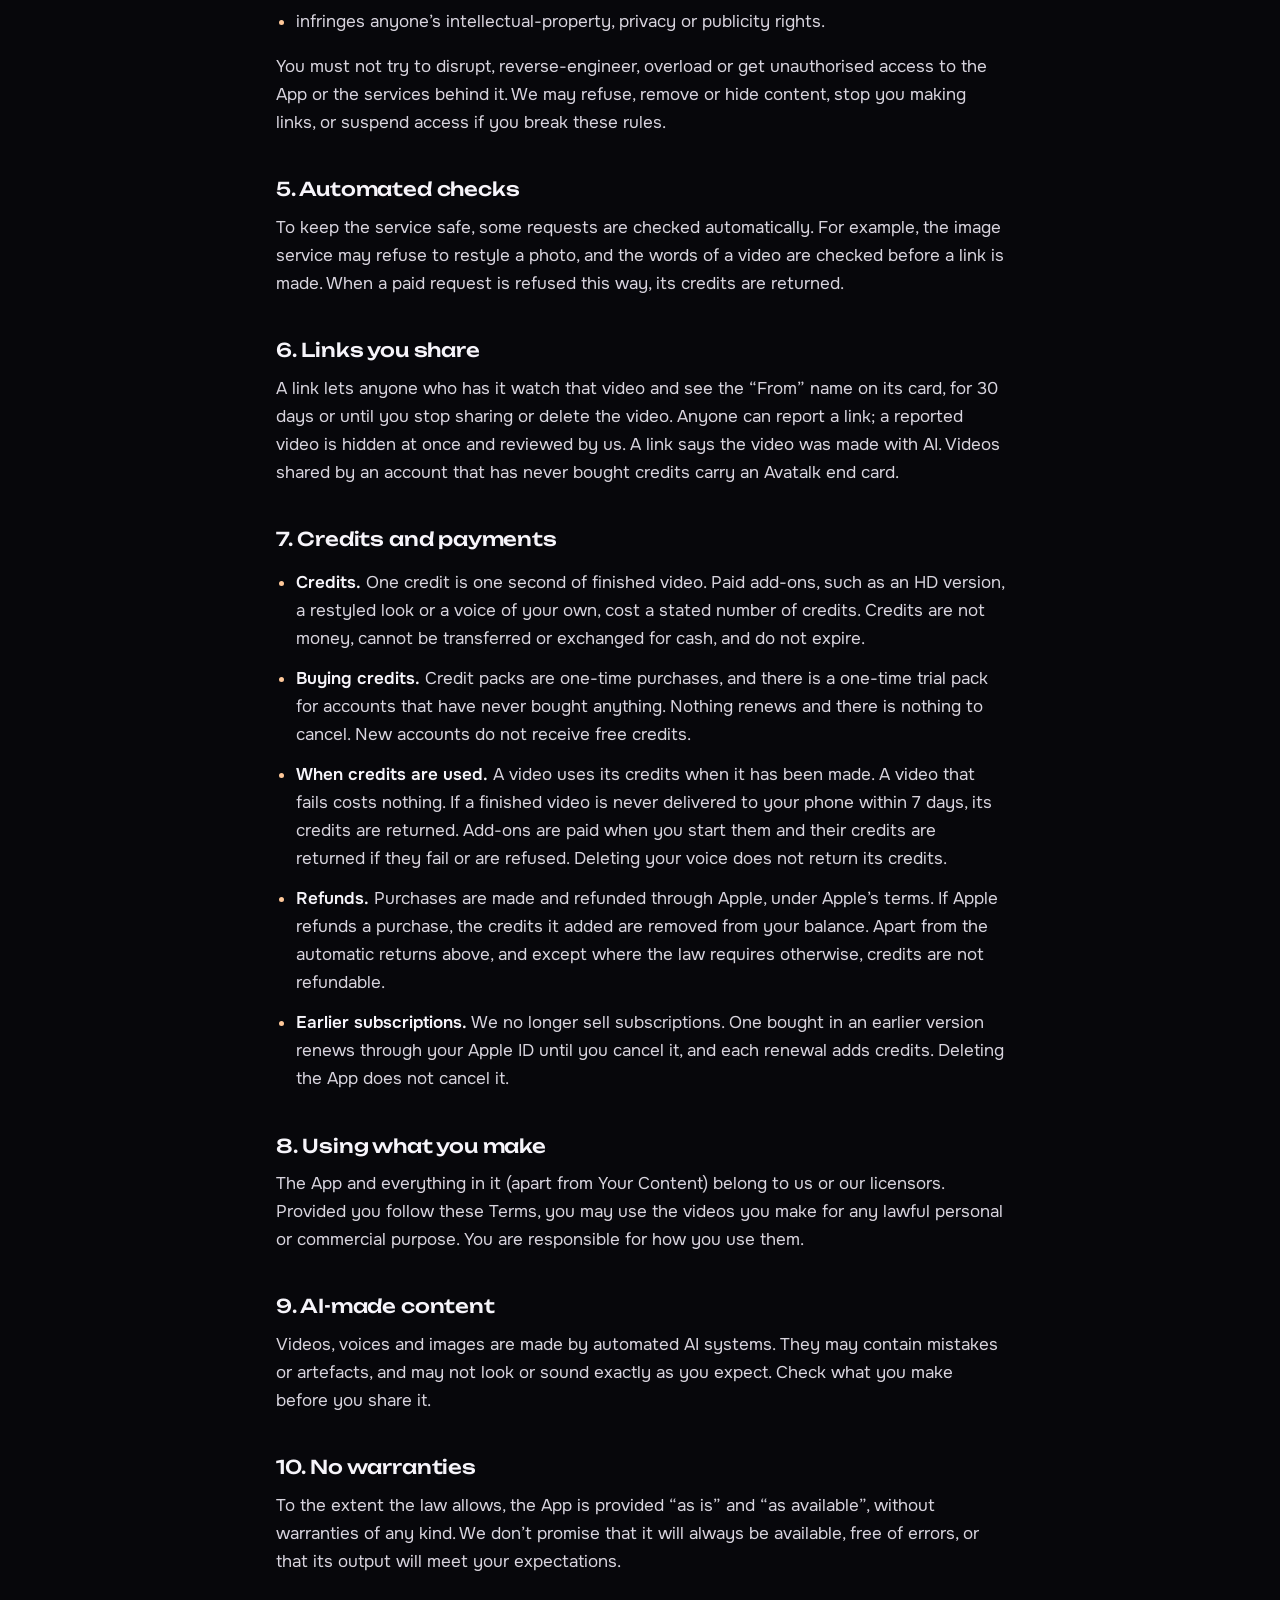
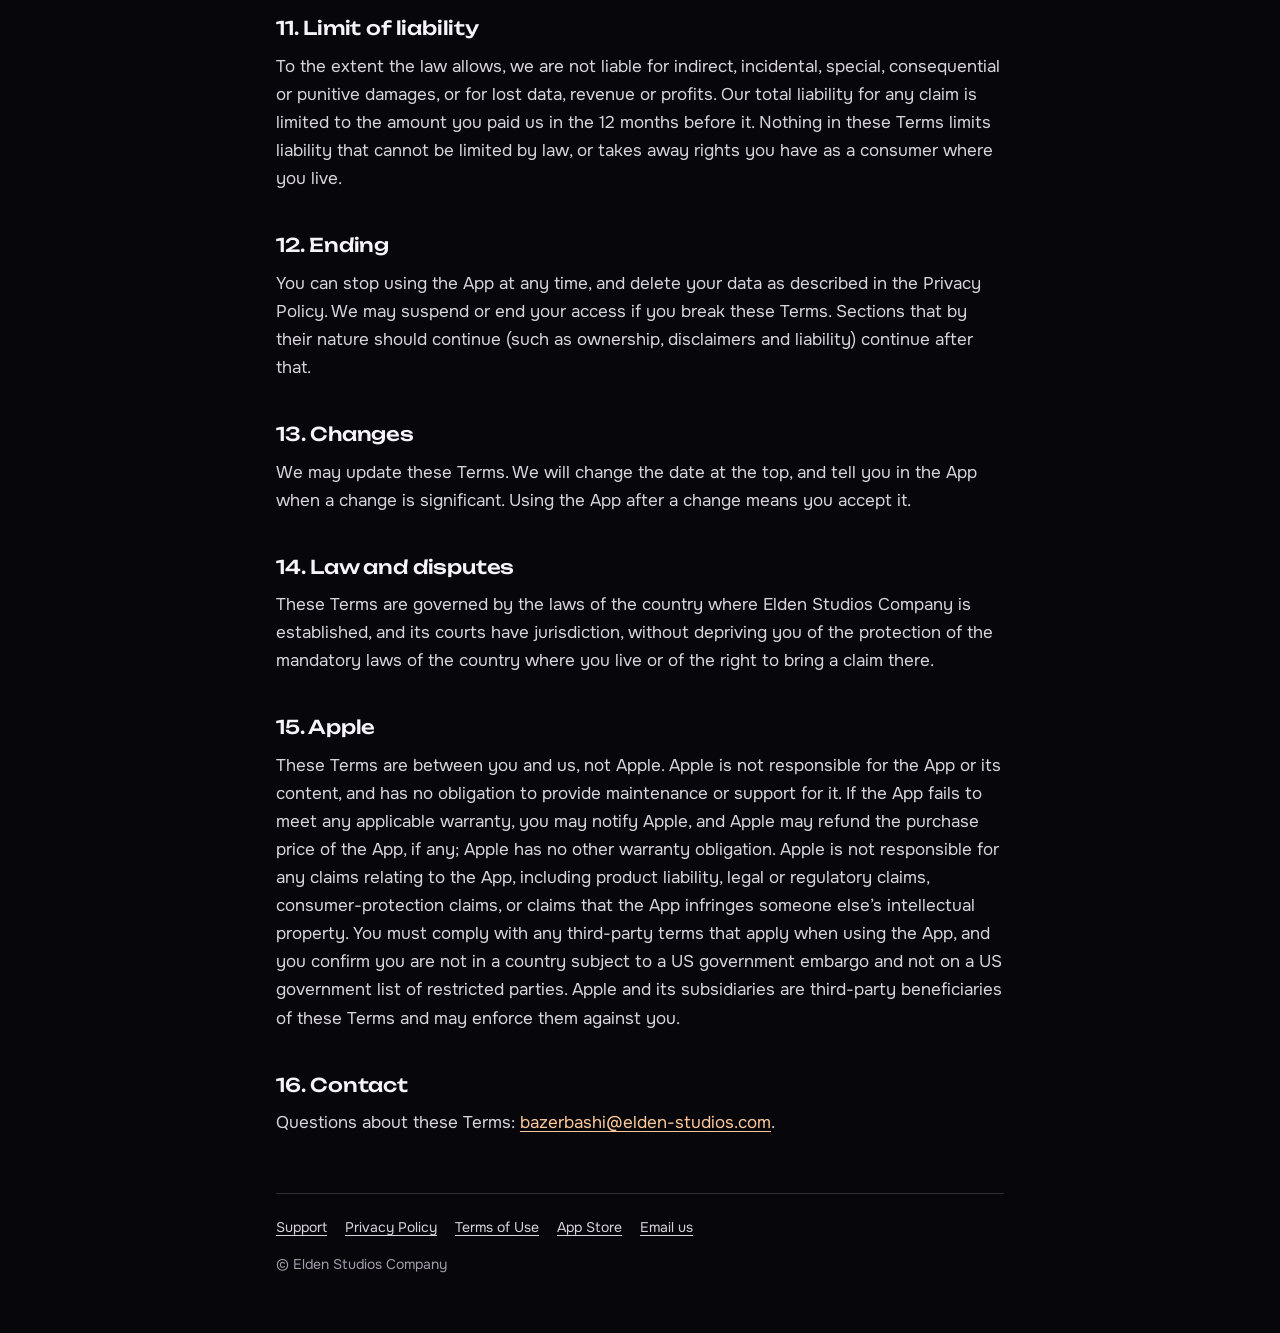
<file: terms.html>
<!doctype html>
<html lang="en">
<head>
<meta charset="utf-8">
<meta name="viewport" content="width=device-width, initial-scale=1, viewport-fit=cover">
<meta name="color-scheme" content="dark">
<meta name="theme-color" content="#07070b">
<title>Avatalk — Terms of Use</title>
<meta name="description" content="Terms of Use for Avatalk, the talking-video app by Elden Studios Company.">
<link rel="icon" type="image/png" href="assets/favicon.png">
<link rel="apple-touch-icon" href="assets/apple-touch-icon.png">
<link rel="preload" href="fonts/Onest-Variable.ttf" as="font" type="font/ttf" crossorigin>
<link rel="stylesheet" href="site.css">
</head>
<body>
<div class="wrap">
  <header class="brand">
    <a href="./"><img src="assets/avatalk-icon.png" alt="Avatalk app icon" width="56" height="56"></a>
    <div>
      <a class="name" href="./">Avatalk</a>
      <p class="by">By Elden Studios</p>
    </div>
  </header>

  <nav class="pages" aria-label="Pages">
    <a href="./">Support</a>
    <a href="./privacy.html">Privacy</a>
    <a href="./terms.html" aria-current="page">Terms</a>
  </nav>


  <h1>Terms of Use</h1>

  <div class="meta">
    <div><strong>Effective date:</strong> 3 October 2026</div>
    <div><strong>App:</strong> Avatalk (the “App”)</div>
    <div><strong>Provider:</strong> Elden Studios Company (“we”, “us”, “our”)</div>
    <div><strong>Contact:</strong> <a href="mailto:bazerbashi@elden-studios.com">bazerbashi@elden-studios.com</a></div>
  </div>

  <p>These Terms are an agreement between you and us about using Avatalk. By using the App you accept
     them. If you don’t accept them, don’t use the App. Our <a href="./privacy.html">Privacy Policy</a>
     explains how we handle your data.</p>

  <h2>1. The service</h2>
  <p>Avatalk turns a photo and words — typed, or recorded in your own voice — into a short talking video
     made with AI. It also offers restyled looks for a photo, HD versions, captions, greeting cards, a
     video editor, a synthetic voice of your own, and links you can share. Features and limits (for
     example, a video’s maximum length) may change.</p>

  <h2>2. Who can use Avatalk</h2>
  <p>You must be at least 13 years old (or the minimum age for digital consent where you live). If you
     are under 18, you may use Avatalk only with the permission of a parent or guardian, who accepts
     these Terms for you.</p>
  <p>The App creates an anonymous account on your phone. Your credits and videos are tied to it. If you
     delete the App or reset your phone, a new account is created and we cannot always restore the old
     one; the support code in Settings helps us try.</p>

  <h2>3. Your content, your face and your voice</h2>
  <p>You keep ownership of the photos, words and recordings you provide (“Your Content”). You give us
     a limited permission to process Your Content, through our service providers, only to provide the
     App to you, as described in the Privacy Policy.</p>
  <p>You promise that:</p>
  <ul>
    <li>every photo you use is of you, or you have the permission of the person in it — and that you
        only use a photo of a child if you are their parent or guardian;</li>
    <li>any voice you record is your own, or you have permission to use it;</li>
    <li>a synthetic voice you create is made from your own voice only, using the permission phrase in
        the App, which you read yourself.</li>
  </ul>

  <h2>4. What you must not do</h2>
  <p>You must not use Avatalk to make or share content that:</p>
  <ul>
    <li>shows or speaks as a real person without their consent, or is meant to deceive (for example,
        a misleading “deepfake”, fraud or a scam);</li>
    <li>is sexual and involves a minor, or is sexually explicit;</li>
    <li>is unlawful, defamatory, harassing, hateful, or encourages violence or self-harm;</li>
    <li>infringes anyone’s intellectual-property, privacy or publicity rights.</li>
  </ul>
  <p>You must not try to disrupt, reverse-engineer, overload or get unauthorised access to the App or
     the services behind it. We may refuse, remove or hide content, stop you making links, or suspend
     access if you break these rules.</p>

  <h2>5. Automated checks</h2>
  <p>To keep the service safe, some requests are checked automatically. For example, the image service
     may refuse to restyle a photo, and the words of a video are checked before a link is made. When a
     paid request is refused this way, its credits are returned.</p>

  <h2>6. Links you share</h2>
  <p>A link lets anyone who has it watch that video and see the “From” name on its card, for 30 days or
     until you stop sharing or delete the video. Anyone can report a link; a reported video is hidden at
     once and reviewed by us. A link says the video was made with AI. Videos shared by an account that has
     never bought credits carry an Avatalk end card.</p>

  <h2>7. Credits and payments</h2>
  <ul>
    <li><strong>Credits.</strong> One credit is one second of finished video. Paid add-ons, such as an
        HD version, a restyled look or a voice of your own, cost a stated number of credits. Credits are
        not money, cannot be transferred or exchanged for cash, and do not expire.</li>
    <li><strong>Buying credits.</strong> Credit packs are one-time purchases, and there is a one-time
        trial pack for accounts that have never bought anything. Nothing renews and there is nothing to
        cancel. New accounts do not receive free credits.</li>
    <li><strong>When credits are used.</strong> A video uses its credits when it has been made. A video
        that fails costs nothing. If a finished video is never delivered to your phone within 7 days, its
        credits are returned. Add-ons are paid when you start them and their credits are returned if
        they fail or are refused. Deleting your voice does not return its credits.</li>
    <li><strong>Refunds.</strong> Purchases are made and refunded through Apple, under Apple’s terms. If
        Apple refunds a purchase, the credits it added are removed from your balance. Apart from the
        automatic returns above, and except where the law requires otherwise, credits are not
        refundable.</li>
    <li><strong>Earlier subscriptions.</strong> We no longer sell subscriptions. One bought in an earlier
        version renews through your Apple ID until you cancel it, and each renewal adds credits.
        Deleting the App does not cancel it.</li>
  </ul>

  <h2>8. Using what you make</h2>
  <p>The App and everything in it (apart from Your Content) belong to us or our licensors. Provided you
     follow these Terms, you may use the videos you make for any lawful personal or commercial purpose.
     You are responsible for how you use them.</p>

  <h2>9. AI-made content</h2>
  <p>Videos, voices and images are made by automated AI systems. They may contain mistakes or
     artefacts, and may not look or sound exactly as you expect. Check what you make before you share
     it.</p>

  <h2>10. No warranties</h2>
  <p>To the extent the law allows, the App is provided “as is” and “as available”, without warranties of
     any kind. We don’t promise that it will always be available, free of errors, or that its output will
     meet your expectations.</p>

  <h2>11. Limit of liability</h2>
  <p>To the extent the law allows, we are not liable for indirect, incidental, special, consequential or
     punitive damages, or for lost data, revenue or profits. Our total liability for any claim is limited
     to the amount you paid us in the 12 months before it. Nothing in these Terms limits liability that
     cannot be limited by law, or takes away rights you have as a consumer where you live.</p>

  <h2>12. Ending</h2>
  <p>You can stop using the App at any time, and delete your data as described in the Privacy Policy. We
     may suspend or end your access if you break these Terms. Sections that by their nature should
     continue (such as ownership, disclaimers and liability) continue after that.</p>

  <h2>13. Changes</h2>
  <p>We may update these Terms. We will change the date at the top, and tell you in the App when a
     change is significant. Using the App after a change means you accept it.</p>

  <h2>14. Law and disputes</h2>
  <p>These Terms are governed by the laws of the country where Elden Studios Company is established,
     and its courts have jurisdiction, without depriving you of the protection of the mandatory laws of
     the country where you live or of the right to bring a claim there.</p>

  <h2>15. Apple</h2>
  <p>These Terms are between you and us, not Apple. Apple is not responsible for the App or its content,
     and has no obligation to provide maintenance or support for it. If the App fails to meet any
     applicable warranty, you may notify Apple, and Apple may refund the purchase price of the App, if
     any; Apple has no other warranty obligation. Apple is not responsible for any claims relating to the
     App, including product liability, legal or regulatory claims, consumer-protection claims, or claims
     that the App infringes someone else’s intellectual property. You must comply with any third-party
     terms that apply when using the App, and you confirm you are not in a country subject to a US
     government embargo and not on a US government list of restricted parties. Apple and its
     subsidiaries are third-party beneficiaries of these Terms and may enforce them against you.</p>

  <h2>16. Contact</h2>
  <p>Questions about these Terms:
     <a href="mailto:bazerbashi@elden-studios.com">bazerbashi@elden-studios.com</a>.</p>

  <footer>
    <a href="./">Support</a>
    <a href="./privacy.html">Privacy Policy</a>
    <a href="./terms.html">Terms of Use</a>
    <a href="https://apps.apple.com/app/id6471355914">App Store</a>
    <a href="mailto:bazerbashi@elden-studios.com">Email us</a>
    <p class="copy">&copy; Elden Studios Company</p>
  </footer>

</div>
</body>
</html>
</file>
<file: site.css>
/* Avatalk support, privacy and terms — the app's own look (HomeSky): the night ground, the icon's
   three lights (amber, teal, violet), glass cards, the apricot accent and the orange button.
   Fonts are the app's own, Unbounded for headings and Onest for text, served from this site so the
   pages make no third-party requests (both under the SIL Open Font License, fonts/OFL.txt). */

@font-face { font-family: "Unbounded"; src: url("fonts/Unbounded-Variable.ttf") format("truetype"); font-weight: 200 900; font-display: swap; }
@font-face { font-family: "Onest"; src: url("fonts/Onest-Variable.ttf") format("truetype"); font-weight: 100 900; font-display: swap; }

:root {
  color-scheme: dark;
  --ground: #07070b;                    /* HomeSky.ground */
  --text: #f6f4fa;                      /* ink.primary */
  --text-2: #d8d4de;                    /* ink.secondary */
  --text-3: #a39dac;                    /* quiet lines */
  --glass: rgb(255 255 255 / 0.06);     /* ink.cardFill */
  --glass-strong: rgb(255 255 255 / 0.09);
  --hairline: rgb(255 255 255 / 0.16);  /* ink.hairline */
  --accent: #ffc89a;                    /* ink.accent: pale apricot, readable over every glow */
  --fill: #e8722a;                      /* ink.fill: the orange button */
  --fill-dark: #c45a1c;
  --on-fill: #1a0b03;                   /* ink.onPrimary */
  --amber: rgb(255 150 64 / 0.22);      /* Glow.ember */
  --teal: rgb(42 191 191 / 0.14);       /* Glow.teal */
  --violet: rgb(150 96 255 / 0.18);     /* Glow.violet */
  --heading: "Unbounded", -apple-system, BlinkMacSystemFont, system-ui, sans-serif;
  --body: "Onest", -apple-system, BlinkMacSystemFont, "SF Pro Text", system-ui, "Segoe UI", Roboto, sans-serif;
}

* { box-sizing: border-box; }
html { -webkit-text-size-adjust: 100%; background: var(--ground); }
body {
  margin: 0;
  min-height: 100svh;
  color: var(--text);
  font: 400 17px/1.65 var(--body);
  -webkit-font-smoothing: antialiased;
  background:
    radial-gradient(55% 38% at 8% 0%, var(--amber), transparent 72%),
    radial-gradient(45% 34% at 96% 6%, var(--teal), transparent 72%),
    radial-gradient(60% 45% at 92% 100%, var(--violet), transparent 72%),
    var(--ground);
  background-attachment: fixed;
}

.wrap { max-width: 760px; margin: 0 auto; padding: max(28px, env(safe-area-inset-top)) 16px max(56px, env(safe-area-inset-bottom)); }

/* The brand row: the app icon, the name, and the three pages. */
.brand { display: flex; align-items: center; gap: 14px; margin-block-end: 22px; }
.brand img { width: 56px; height: 56px; border-radius: 13px; box-shadow: 0 0 0 1px var(--hairline), 0 10px 28px rgb(0 0 0 / 0.45); }
.brand .name { font: 500 22px/1.1 var(--heading); letter-spacing: -0.01em; margin: 0; color: var(--text); text-decoration: none; }
.brand .by { margin: 4px 0 0; font-size: 14px; color: var(--text-3); }

nav.pages { display: flex; flex-wrap: wrap; gap: 8px; margin-block-end: 30px; }
nav.pages a {
  font: 600 15px/1 var(--body); color: var(--text-2); text-decoration: none;
  background: var(--glass); border: 1px solid var(--hairline); border-radius: 999px; padding: 10px 16px;
}
nav.pages a[aria-current="page"] { color: var(--on-fill); background: var(--accent); border-color: var(--accent); }

h1 { font: 500 clamp(26px, 6vw, 34px)/1.15 var(--heading); letter-spacing: -0.02em; margin: 0 0 10px; text-wrap: balance; }
h2 { font: 500 19px/1.3 var(--heading); letter-spacing: -0.01em; margin: 40px 0 12px; text-wrap: balance; }
h3 { font: 600 18px/1.35 var(--body); margin: 26px 0 6px; color: var(--text); }
p, li { margin: 0 0 12px; color: var(--text-2); }
strong { font-weight: 600; color: var(--text); }
em { font-style: normal; color: var(--text); font-weight: 500; }
ul { padding-inline-start: 20px; }
li::marker { color: var(--accent); }
a { color: var(--accent); text-underline-offset: 3px; }
a:focus-visible { outline: 3px solid var(--accent); outline-offset: 3px; border-radius: 6px; }
.lede { font-size: 19px; color: var(--text-2); margin-block-end: 26px; }

/* Glass, as the app's cards are drawn. */
.card, .meta {
  background: var(--glass); border: 1px solid var(--hairline); border-radius: 22px;
  padding: 18px 20px; margin: 20px 0 28px;
  -webkit-backdrop-filter: blur(18px); backdrop-filter: blur(18px);
}
.meta { font-size: 15px; }
.meta div { margin: 4px 0; color: var(--text-2); }
.card h2 { margin-top: 0; }

/* The orange pill, the app's main button. */
.btn {
  display: inline-block; margin-top: 6px; font: 600 17px/1 var(--body); color: var(--on-fill);
  background: var(--fill); border-radius: 999px; padding: 15px 22px; text-decoration: none;
}
.btn:active { background: var(--fill-dark); }

/* Questions on the support page, each its own glass row. */
.faq { display: grid; gap: 10px; margin-top: 8px; }
.faq details { background: var(--glass); border: 1px solid var(--hairline); border-radius: 18px; padding: 0 18px; }
.faq summary { cursor: pointer; list-style: none; font: 600 17px/1.4 var(--body); color: var(--text); padding: 16px 28px 16px 0; position: relative; }
.faq summary::-webkit-details-marker { display: none; }
.faq summary::after { content: "+"; position: absolute; inset-inline-end: 0; top: 13px; font: 400 24px/1 var(--body); color: var(--accent); }
.faq details[open] summary::after { content: "–"; }
.faq details p { padding-bottom: 6px; }

/* The retention schedule. */
.sched-wrap { overflow-x: auto; margin: 6px 0 18px; border: 1px solid var(--hairline); border-radius: 18px; background: var(--glass); }
table.sched { width: 100%; border-collapse: collapse; font-size: 15px; }
table.sched th, table.sched td { text-align: start; padding: 11px 14px; vertical-align: top; border-bottom: 1px solid var(--hairline); color: var(--text-2); }
table.sched tr:last-child td { border-bottom: 0; }
table.sched th { font-weight: 600; color: var(--text); background: var(--glass-strong); }

footer { margin-top: 56px; padding-top: 22px; border-top: 1px solid var(--hairline); color: var(--text-3); font-size: 14px; display: flex; flex-wrap: wrap; gap: 8px 18px; }
footer a { color: var(--text-2); }
footer .copy { flex-basis: 100%; margin: 6px 0 0; color: var(--text-3); }

@media (prefers-reduced-motion: reduce) { * { transition: none !important; animation: none !important; } }
</file>
